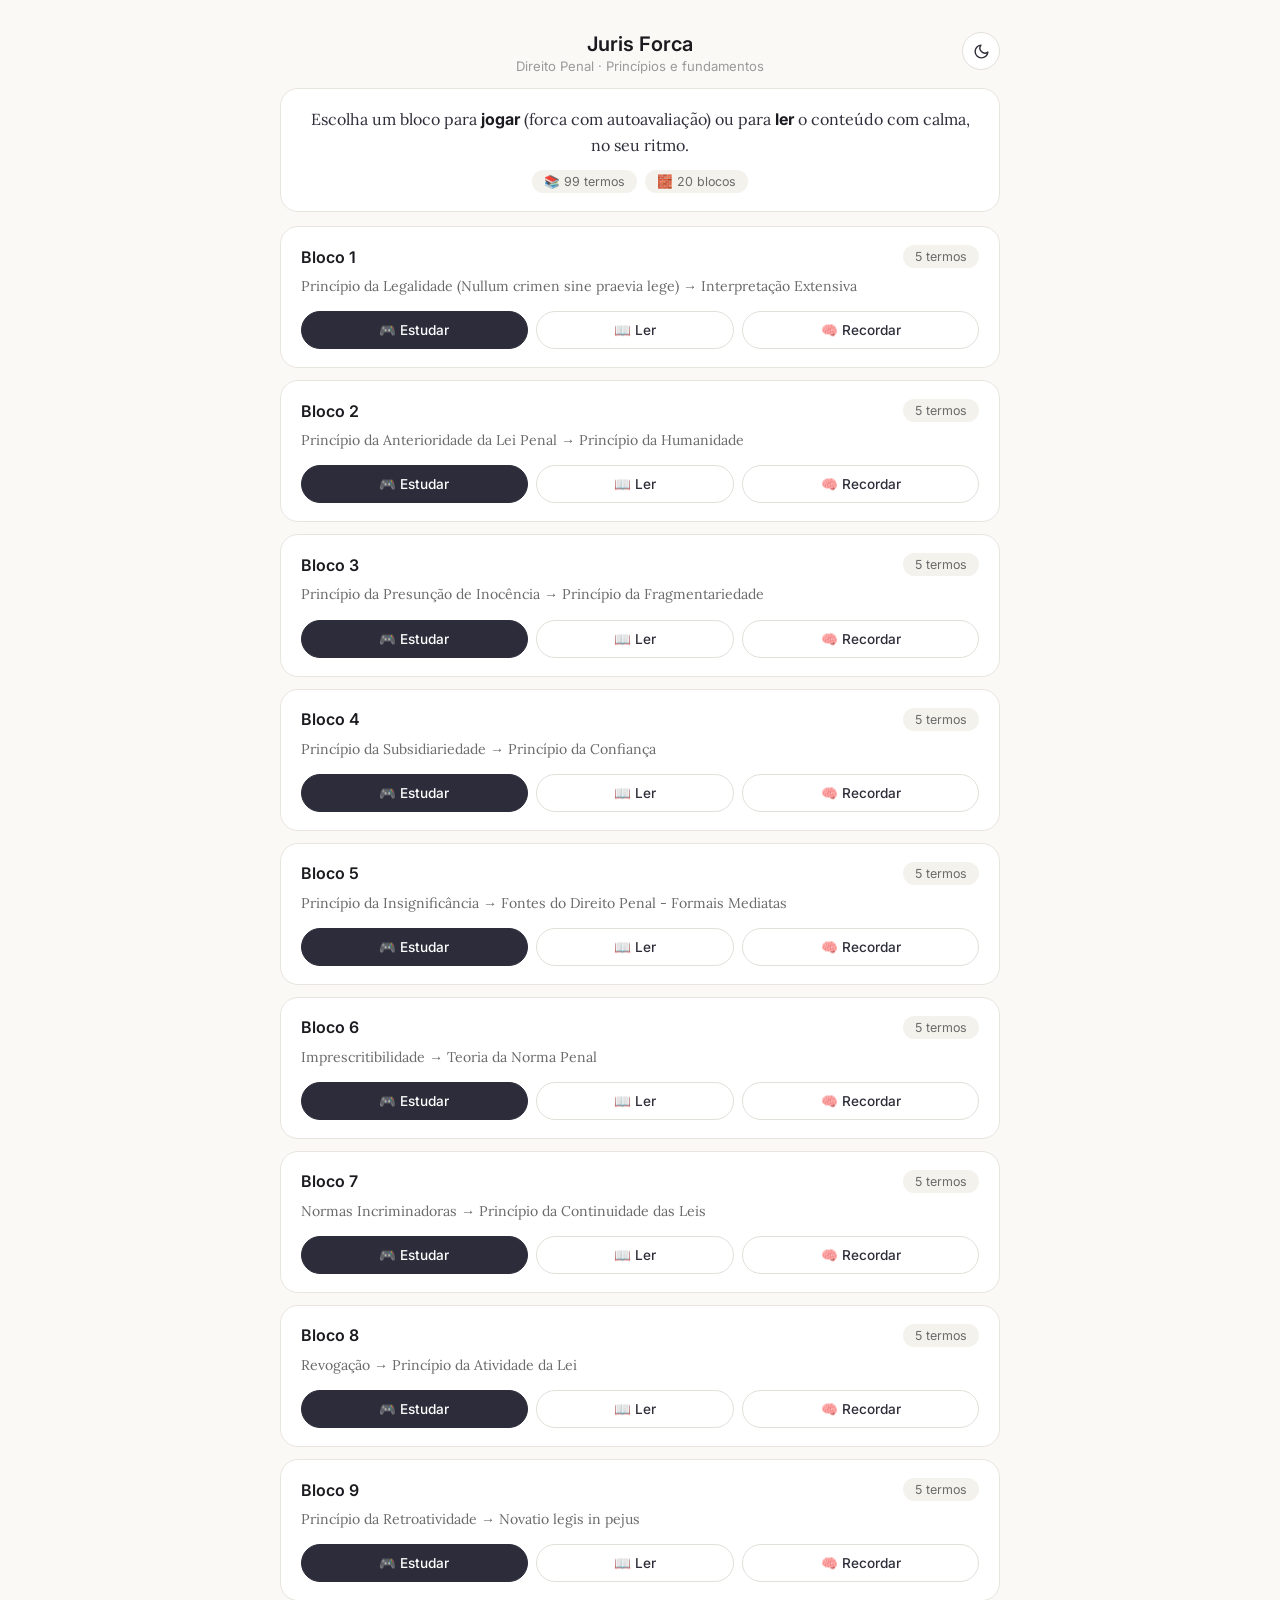
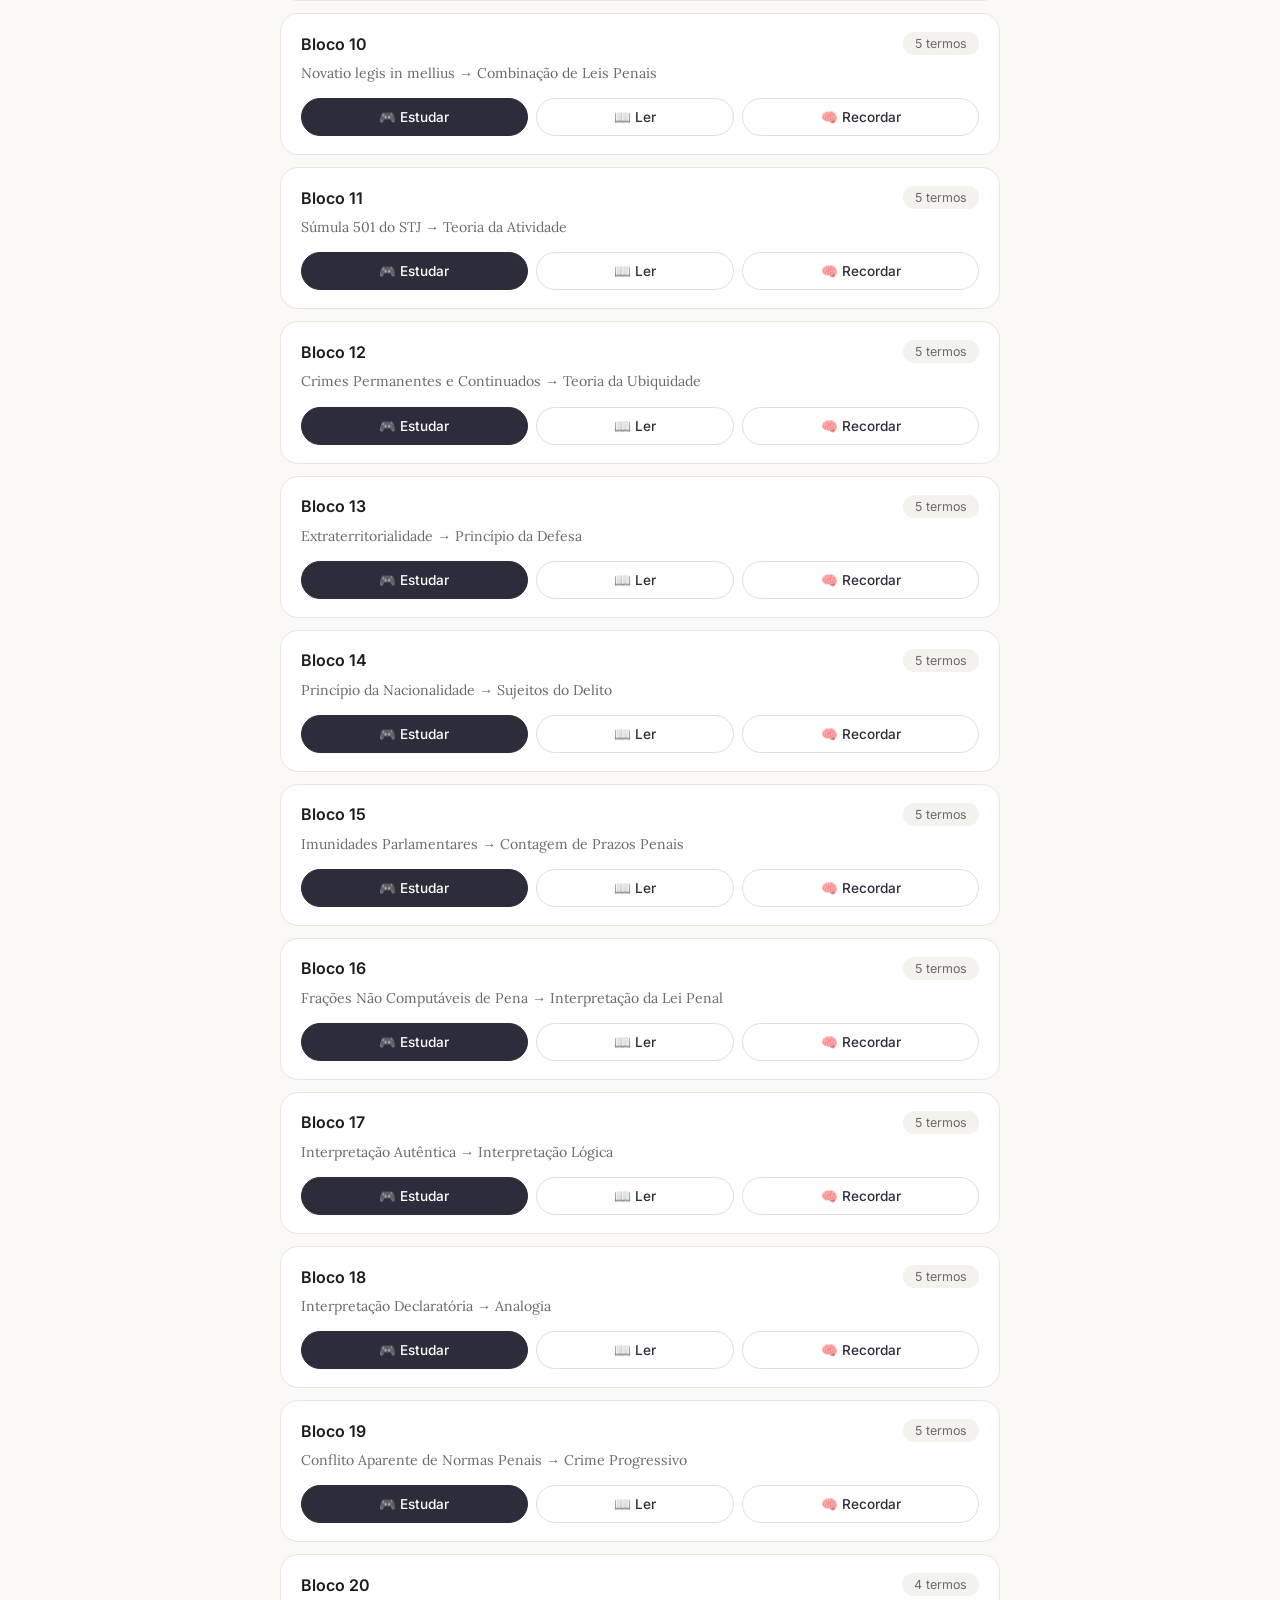
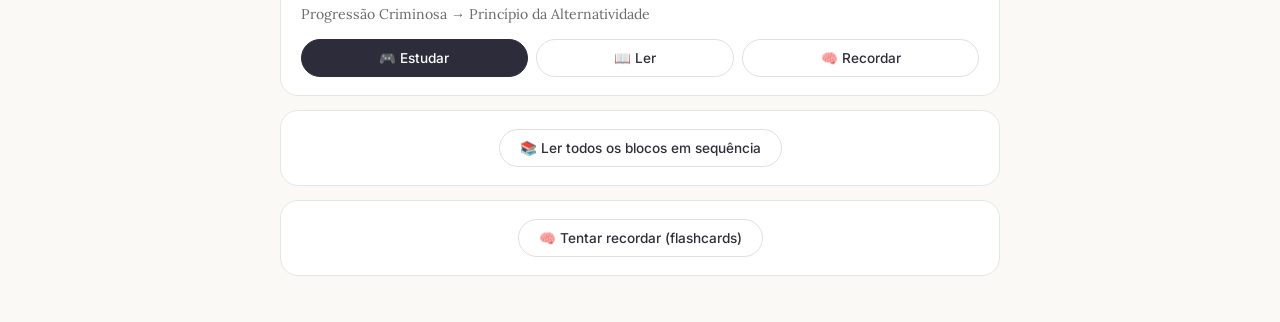
<file: index.html>
<!DOCTYPE html>
<html lang="pt-BR">
<head>
    <meta charset="UTF-8">
    <meta name="viewport" content="width=device-width, initial-scale=1.0, viewport-fit=cover">
    <meta name="color-scheme" content="light dark">
    <title>Juris Forca · Início</title>

    <link rel="preconnect" href="https://fonts.googleapis.com">
    <link rel="preconnect" href="https://fonts.gstatic.com" crossorigin>
    <link href="https://fonts.googleapis.com/css2?family=Lora:ital,wght@0,400;0,500;0,600;1,400&family=Inter:wght@400;500;600;700&display=swap" rel="stylesheet">

    <link rel="stylesheet" href="./style.css">
    <script>
        // Aplica o tema salvo (ou preferência do sistema) antes da renderização,
        // evitando "flash" de tema errado ao carregar a página.
        (function() {
            try {
                const salvo = localStorage.getItem('forcaCarrossel_theme');
                const tema = salvo || (window.matchMedia && window.matchMedia('(prefers-color-scheme: dark)').matches ? 'dark' : 'light');
                document.documentElement.setAttribute('data-theme', tema);
            } catch (e) {}
        })();
    </script>
</head>
<body>
<div class="container" id="app">
    <header>
        <button class="theme-toggle-btn" id="themeToggleBtn" aria-label="Ativar modo escuro">
            <svg class="icon-sun" viewBox="0 0 24 24" fill="none" stroke="currentColor" stroke-width="2" stroke-linecap="round" stroke-linejoin="round"><circle cx="12" cy="12" r="4"></circle><line x1="12" y1="2" x2="12" y2="4"></line><line x1="12" y1="20" x2="12" y2="22"></line><line x1="4.93" y1="4.93" x2="6.34" y2="6.34"></line><line x1="17.66" y1="17.66" x2="19.07" y2="19.07"></line><line x1="2" y1="12" x2="4" y2="12"></line><line x1="20" y1="12" x2="22" y2="12"></line><line x1="4.93" y1="19.07" x2="6.34" y2="17.66"></line><line x1="17.66" y1="6.34" x2="19.07" y2="4.93"></line></svg>
            <svg class="icon-moon" viewBox="0 0 24 24" fill="none" stroke="currentColor" stroke-width="2" stroke-linecap="round" stroke-linejoin="round"><path d="M21 12.79A9 9 0 1 1 11.21 3 7 7 0 0 0 21 12.79z"></path></svg>
        </button>
        <h1>Juris Forca</h1>
        <div class="subhead">Direito Penal · Princípios e fundamentos</div>
    </header>

    <div class="box intro-box">
        <p class="intro-text">
            Escolha um bloco para <strong>jogar</strong> (forca com autoavaliação) ou para
            <strong>ler</strong> o conteúdo com calma, no seu ritmo.
        </p>
        <div class="intro-stats">
            <span class="pill" id="totalTermosPill">— termos</span>
            <span class="pill" id="totalBlocosPill">— blocos</span>
        </div>
    </div>

    <div id="blockList" class="block-list"></div>

    <div class="box read-all-box">
        <a class="btn btn-outline btn-block" href="leitura.html">📚 Ler todos os blocos em sequência</a>
    </div>

    <div class="box read-all-box">
        <a class="btn btn-outline btn-block" href="recordar.html">🧠 Tentar recordar (flashcards)</a>
    </div>
</div>

<script src="./dados.js"></script>
<script src="./shared.js"></script>
<script src="./inicio.js"></script>

</body>
</html>
</file>
<file: style.css>
:root {
    --font-ui: 'Inter', system-ui, 'Segoe UI', Roboto, sans-serif;
    --font-reading: 'Lora', Georgia, 'Times New Roman', serif;

    /* ---- Tema claro ---- */
    --bg: #faf9f6;
    --surface: #ffffff;
    --surface-soft: #fbf9f4;
    --surface-alt: #f4f2ec;
    --border: #e8e5de;
    --border-soft: #e2e0da;
    --text-primary: #1a1a1f;
    --text-secondary: #2e2e3a;
    --text-muted: #6a6a6a;
    --text-faint: #9a9a9a;
    --accent: #2c2c3a;
    --accent-text: #ffffff;
    --blue: #2f5fa3;
    --blue-soft: #c6d6ec;
    --green: #2b7a4b;
    --red: #b34a4a;
    --orange: #b3541e;
    --amber: #b68b5c;
    --shadow: rgba(30, 25, 10, 0.04);
    --shadow-strong: rgba(30, 25, 10, 0.08);
    color-scheme: light;
}

html[data-theme="dark"] {
    --bg: #15151a;
    --surface: #1c1c23;
    --surface-soft: #20202a;
    --surface-alt: #262631;
    --border: #33333f;
    --border-soft: #3a3a47;
    --text-primary: #f1f0ec;
    --text-secondary: #d7d5cf;
    --text-muted: #a3a1ab;
    --text-faint: #7a7883;
    --accent: #eeece5;
    --accent-text: #1a1a1f;
    --blue: #7aa8ec;
    --blue-soft: #3c4d6b;
    --green: #58c58a;
    --red: #e3807f;
    --orange: #e79a5c;
    --amber: #d6b184;
    --shadow: rgba(0, 0, 0, 0.25);
    --shadow-strong: rgba(0, 0, 0, 0.4);
    color-scheme: dark;
}

* {
    margin: 0;
    padding: 0;
    box-sizing: border-box;
    font-family: var(--font-ui);
}

html, body {
    overflow-x: hidden;
}

html {
    background: var(--bg);
}

body {
    background: var(--bg);
    min-height: 100vh;
    min-height: 100dvh;
    display: flex;
    justify-content: center;
    align-items: center;
    padding: clamp(10px, 3.5vw, 32px);
    padding-top: max(clamp(10px, 3.5vw, 32px), env(safe-area-inset-top));
    padding-bottom: max(clamp(10px, 3.5vw, 32px), env(safe-area-inset-bottom));
    transition: background 0.25s ease;
}

.container {
    max-width: 600px;
    width: 100%;
    margin: auto 0;
}

.container-wide {
    max-width: 720px;
}

@media (min-width: 700px) {
    .container-wide { max-width: 820px; }
}

@media (min-width: 700px) {
    .container { max-width: 720px; }
    h1 { font-size: 1.5rem; }
    .subhead { font-size: 0.95rem; }
    .description-text { font-size: 1.15rem; }
    .word-display { font-size: 1.7rem; }
    .letter-btn { width: 38px; height: 38px; font-size: 0.95rem; }
    .btn { font-size: 0.95rem; padding: 11px 24px; }
    .input-group input { font-size: 1rem; padding: 11px 18px; }
    .pill { font-size: 0.85rem; }
}

@media (max-width: 480px) {
    body { align-items: flex-start; }
}

header {
    position: relative;
    margin-bottom: 14px;
    text-align: center;
}

h1 {
    font-size: clamp(1.05rem, 4vw, 1.25rem);
    font-weight: 600;
    color: var(--text-primary);
    margin-bottom: 2px;
}

.subhead {
    color: var(--text-faint);
    font-size: clamp(0.72rem, 2.8vw, 0.82rem);
}

.theme-toggle-btn {
    position: absolute;
    top: 0;
    right: 0;
    display: inline-flex;
    align-items: center;
    justify-content: center;
    width: 38px;
    height: 38px;
    border-radius: 50%;
    border: 1px solid var(--border-soft);
    background: var(--surface);
    color: var(--text-secondary);
    cursor: pointer;
    transition: 0.15s;
    -webkit-tap-highlight-color: transparent;
}

.theme-toggle-btn:hover {
    border-color: var(--accent);
}

.theme-toggle-btn:active {
    transform: scale(0.94);
}

.theme-toggle-btn svg {
    width: 17px;
    height: 17px;
}

.theme-toggle-btn .icon-sun,
.theme-toggle-btn .icon-moon {
    display: none;
}

html[data-theme="light"] .theme-toggle-btn .icon-moon { display: block; }
html[data-theme="dark"] .theme-toggle-btn .icon-sun { display: block; }

.home-link-btn {
    position: absolute;
    top: 0;
    left: 0;
    display: inline-flex;
    align-items: center;
    justify-content: center;
    width: 38px;
    height: 38px;
    border-radius: 50%;
    border: 1px solid var(--border-soft);
    background: var(--surface);
    color: var(--text-secondary);
    cursor: pointer;
    text-decoration: none;
    transition: 0.15s;
    -webkit-tap-highlight-color: transparent;
}

.home-link-btn:hover {
    border-color: var(--accent);
    color: var(--text-primary);
}

.home-link-btn:active {
    transform: scale(0.94);
}

.home-link-btn svg {
    width: 17px;
    height: 17px;
}

.box {
    background: var(--surface);
    border: 1px solid var(--border);
    border-radius: 18px;
    padding: clamp(14px, 4vw, 18px) clamp(12px, 4vw, 20px);
    margin-bottom: 14px;
    transition: background 0.25s ease, border-color 0.25s ease;
}

.arrow-btn {
    display: inline-flex;
    align-items: center;
    justify-content: center;
    width: 40px;
    height: 40px;
    border-radius: 50%;
    border: 1px solid var(--border-soft);
    background: transparent;
    color: var(--text-faint);
    cursor: pointer;
    transition: 0.15s;
    flex-shrink: 0;
    -webkit-tap-highlight-color: transparent;
}

.arrow-btn svg {
    width: 15px;
    height: 15px;
}

.arrow-btn:hover:not(:disabled) {
    border-color: var(--accent);
    color: var(--text-primary);
}

.arrow-btn:disabled {
    opacity: 0.2;
    cursor: not-allowed;
}

.block-nav-row {
    display: flex;
    align-items: center;
    justify-content: space-between;
    gap: 8px;
}

.block-info-group {
    display: flex;
    align-items: center;
    justify-content: center;
    flex-wrap: wrap;
    gap: 8px clamp(8px, 3vw, 14px);
    flex: 1;
}

.row-divider {
    width: 1px;
    height: 20px;
    background: var(--border);
    margin: 0 2px;
}

.block-label {
    font-size: clamp(0.75rem, 3vw, 0.85rem);
    font-weight: 600;
    letter-spacing: 0.3px;
    color: var(--text-primary);
    min-width: 70px;
    text-align: center;
}

.pill {
    font-size: clamp(0.7rem, 2.8vw, 0.78rem);
    color: var(--text-muted);
    background: var(--surface-alt);
    padding: 4px 12px;
    border-radius: 20px;
    white-space: nowrap;
}

.pill-link {
    text-decoration: none;
    border: 1px solid transparent;
    cursor: pointer;
    transition: 0.15s;
}

.pill-link:hover {
    color: var(--text-primary);
    border-color: var(--border-soft);
    background: var(--surface);
}

#questionBox {
    position: relative;
    padding-top: clamp(52px, 12vw, 64px);
}

.hearts-display {
    position: absolute;
    top: clamp(10px, 3vw, 14px);
    left: clamp(12px, 4vw, 20px);
    display: flex;
    gap: 3px;
    font-size: 0.72rem;
    margin-bottom: 0;
}

.heart {
    transition: 0.3s;
    opacity: 0.85;
}

.heart.lost {
    opacity: 0.15;
}

:root {
    --q-font-scale: 1;
    --e-font-scale: 1;
}

.description-text {
    text-align: center;
    font-family: var(--font-reading);
    font-size: calc(clamp(0.92rem, 3.7vw, 1.06rem) * var(--q-font-scale));
    font-weight: 500;
    color: var(--text-secondary);
    line-height: 1.7;
    letter-spacing: 0.1px;
    margin: 0 auto clamp(24px, 6vw, 36px);
    max-width: none;
    transition: font-size 0.15s, background 0.25s, border-color 0.25s, color 0.25s;
    background: var(--surface-soft);
    border: 1px solid var(--border);
    border-radius: 14px;
    padding: clamp(14px, 4vw, 20px) clamp(16px, 4.6vw, 24px);
    box-shadow: 0 1px 2px var(--shadow);
}

.description-text:empty {
    display: none;
}

.font-toggle-btn {
    position: absolute;
    top: clamp(8px, 2.5vw, 12px);
    right: clamp(10px, 3vw, 16px);
    display: flex;
    flex-direction: column;
    align-items: center;
    justify-content: center;
    gap: 3px;
    width: 34px;
    height: 34px;
    border-radius: 10px;
    border: 1px solid var(--border-soft);
    background: var(--surface-soft);
    color: var(--text-secondary);
    font-weight: 600;
    font-size: 0.7rem;
    line-height: 1;
    cursor: pointer;
    transition: 0.15s;
    -webkit-tap-highlight-color: transparent;
}

.font-toggle-btn:hover {
    border-color: var(--accent);
}

.font-toggle-btn:active {
    transform: scale(0.95);
}

.font-toggle-dots {
    display: flex;
    gap: 2px;
}

.font-toggle-dots span {
    width: 4px;
    height: 4px;
    border-radius: 50%;
    background: var(--border-soft);
    transition: 0.15s;
}

.font-toggle-dots span.active {
    background: var(--accent);
}

.word-display {
    display: flex;
    flex-wrap: wrap;
    justify-content: center;
    align-items: center;
    gap: clamp(6px, 3vw, 12px) clamp(10px, 4vw, 20px);
    font-size: clamp(0.9rem, 4.5vw, 1.25rem);
    font-weight: 500;
    padding: 0 0 clamp(26px, 7vw, 36px);
    font-family: 'Courier New', monospace;
    color: var(--text-primary);
}

.word-group {
    display: inline-flex;
    align-items: center;
    gap: 2px;
    max-width: 100%;
    transition: font-size 0.15s ease, color 0.15s ease;
}

.word-group.revealed {
    color: var(--green);
    font-weight: 600;
}

.word-group.hidden {
    color: var(--blue);
}

.word-group.wrap-line {
    flex-wrap: wrap;
    row-gap: 4px;
    justify-content: center;
    color: var(--orange) !important;
}

.word-display .letter-slot {
    display: inline-block;
    min-width: 22px;
    text-align: center;
    border-bottom: 2px solid var(--blue-soft);
    margin: 0 1px;
    transition: 0.2s;
    padding: 0 2px;
}

.word-group.hidden .letter-slot {
    min-width: 16px;
}

.word-display .letter-slot.filled {
    border-bottom-color: var(--blue);
    color: var(--blue);
}

.word-group.wrap-line .letter-slot.filled {
    border-bottom-color: var(--orange);
    color: var(--orange);
}

.word-display .space-slot {
    display: inline-block;
    min-width: 16px;
}

.letter-grid {
    display: flex;
    flex-wrap: wrap;
    justify-content: center;
    gap: clamp(5px, 1.6vw, 6px);
    margin-bottom: 20px;
}

.letter-btn {
    width: clamp(28px, 8vw, 32px);
    height: clamp(28px, 8vw, 32px);
    border-radius: 8px;
    border: 1px solid var(--border-soft);
    background: transparent;
    font-weight: 500;
    font-size: clamp(0.72rem, 3vw, 0.82rem);
    color: var(--text-secondary);
    cursor: pointer;
    transition: 0.12s;
    -webkit-tap-highlight-color: transparent;
}

.letter-btn:hover:not(:disabled) {
    border-color: var(--accent);
}

.letter-btn:disabled {
    opacity: 0.2;
    cursor: not-allowed;
}

.letter-btn.correct {
    background: color-mix(in srgb, var(--green) 14%, transparent);
    border-color: var(--green);
    color: var(--green);
}

.letter-btn.wrong {
    background: color-mix(in srgb, var(--red) 14%, transparent);
    border-color: var(--red);
    color: var(--red);
}

.input-group {
    display: flex;
    gap: 8px;
    flex-wrap: wrap;
    justify-content: center;
    margin-bottom: 18px;
}

.input-group input {
    flex: 1 1 180px;
    min-width: 0;
    max-width: 300px;
    padding: 10px 16px;
    border: 1px solid var(--border-soft);
    border-radius: 30px;
    font-size: clamp(0.82rem, 3.2vw, 0.88rem);
    background: transparent;
    outline: none;
    transition: 0.2s;
    color: var(--text-primary);
    text-transform: uppercase;
}

.input-group input:focus {
    border-color: var(--accent);
}

.input-group input:disabled {
    opacity: 0.4;
}

.btn {
    padding: 10px 20px;
    border-radius: 30px;
    font-weight: 500;
    font-size: clamp(0.8rem, 3.2vw, 0.85rem);
    cursor: pointer;
    transition: 0.15s;
    border: 1px solid var(--accent);
    background: var(--accent);
    color: var(--accent-text);
    white-space: nowrap;
    -webkit-tap-highlight-color: transparent;
}

.btn:hover:not(:disabled) {
    opacity: 0.85;
}

.btn:disabled {
    opacity: 0.25;
    cursor: not-allowed;
}

.btn-success {
    background: var(--green);
    border-color: var(--green);
    color: #ffffff;
}

.btn-warning {
    background: var(--amber);
    border-color: var(--amber);
    color: #ffffff;
}

.btn-danger {
    background: var(--red);
    border-color: var(--red);
    color: #ffffff;
}

.btn-outline {
    background: transparent;
    border-color: var(--border-soft);
    color: var(--text-secondary);
}

.btn-outline:hover:not(:disabled) {
    border-color: var(--accent);
    color: var(--text-primary);
    opacity: 1;
}

.btn-sm {
    padding: 6px 14px;
    font-size: 0.75rem;
}

.btn-block {
    display: block;
    text-align: center;
}

a.btn {
    display: inline-block;
    text-decoration: none;
}

.term-nav {
    display: flex;
    justify-content: center;
    gap: 32px;
}

#resultPanel {
    min-height: 0;
}

#resultPanel.has-content {
    background: var(--surface);
    border: 1px solid var(--border);
    border-radius: 18px;
    padding: clamp(12px, 3.5vw, 16px) clamp(8px, 3vw, 12px);
    margin-bottom: 14px;
    text-align: center;
    transition: background 0.25s ease, border-color 0.25s ease;
}

.result-status-row {
    display: flex;
    align-items: center;
    justify-content: center;
    gap: 8px;
    margin-bottom: 10px;
}

.result-status-text {
    flex: 1;
    text-align: center;
}

.font-toggle-btn.expl-toggle {
    position: static;
    flex-shrink: 0;
}

.correct {
    font-weight: 600;
    color: var(--green);
    font-size: 1rem;
}

.wrong {
    font-weight: 600;
    color: var(--red);
    font-size: 1rem;
}

.term-display {
    font-weight: 600;
    font-size: 0.95rem;
    color: var(--text-primary);
    text-transform: uppercase;
}

.explanation {
    margin: 20px auto 0;
    padding-top: 18px;
    border-top: 1px dashed var(--border-soft);
    max-width: 560px;
    font-family: var(--font-reading);
    color: var(--text-secondary);
    line-height: 1.7;
    letter-spacing: 0.1px;
    font-size: calc(clamp(0.9rem, 3.5vw, 0.98rem) * var(--e-font-scale));
    transition: font-size 0.15s, color 0.25s;
}

.explanation p {
    margin: 0 0 8px;
    text-align: center;
}

.explanation p:last-child {
    margin-bottom: 0;
}

.explanation ul,
.explanation ol {
    text-align: left;
    margin: 8px 0;
    padding-left: 20px;
}

.explanation li {
    margin-bottom: 4px;
}

.explanation li > p {
    text-align: left;
    margin: 0;
}

.explanation strong {
    color: var(--text-primary);
    font-weight: 600;
}

.explanation h1,
.explanation h2,
.explanation h3,
.explanation h4,
.explanation h5,
.explanation h6 {
    font-family: var(--font-ui);
    text-align: left;
    font-weight: 600;
    color: var(--text-primary);
    line-height: 1.3;
    margin: 12px 0 6px;
}

.explanation h1:first-child,
.explanation h2:first-child,
.explanation h3:first-child,
.explanation h4:first-child,
.explanation h5:first-child,
.explanation h6:first-child {
    margin-top: 0;
}

.explanation h1 { font-size: 1.1em; }
.explanation h2 { font-size: 1.05em; }
.explanation h3 { font-size: 1em; }
.explanation h4,
.explanation h5,
.explanation h6 { font-size: 0.95em; }

.explanation hr {
    border: none;
    border-top: 1px solid var(--border-soft);
    margin: 14px 0;
}

.explanation blockquote {
    text-align: left;
    margin: 8px 0;
    padding: 4px 12px;
    border-left: 3px solid var(--border-soft);
    color: var(--text-muted);
    font-style: italic;
}

.explanation a {
    color: var(--blue);
    text-decoration: underline;
}

.explanation code {
    font-family: 'Courier New', monospace;
    background: var(--surface-alt);
    padding: 1px 5px;
    border-radius: 4px;
    font-size: 0.9em;
}

.explanation pre {
    text-align: left;
    background: var(--surface-alt);
    padding: 10px 12px;
    border-radius: 8px;
    overflow-x: auto;
    margin: 8px 0;
}

.explanation pre code {
    background: none;
    padding: 0;
}

/* ============================================================
   ESTILOS PARA TABELAS NO MARKDOWN (DENTRO DO .explanation)
   ============================================================ */
.explanation table {
    width: 100%;
    border-collapse: collapse;
    margin: 16px 0;
    font-size: 0.92em;
    text-align: left;
    display: table;
    overflow-x: auto;
}

.explanation table thead {
    background: var(--surface-alt);
}

.explanation table th {
    padding: 10px 14px;
    border: 2px solid var(--border);
    font-weight: 600;
    color: var(--text-primary);
    background: var(--surface-alt);
    text-align: left;
}

.explanation table td {
    padding: 10px 14px;
    border: 1px solid var(--border-soft);
    color: var(--text-secondary);
    vertical-align: top;
}

.explanation table tbody tr:nth-child(even) {
    background: var(--surface-soft);
}

.explanation table tbody tr:hover {
    background: var(--surface-alt);
}

.explanation table td ul,
.explanation table td ol {
    margin: 4px 0;
    padding-left: 18px;
}

.explanation table td li {
    margin-bottom: 2px;
}

.explanation table td p {
    margin: 4px 0;
}

/* ============================================================
   FIM DOS ESTILOS DE TABELA
   ============================================================ */

.self-eval-wrap {
    margin: 18px 0 24px;
    padding-top: 16px;
    border-top: 1px dashed var(--border-soft);
    animation: flashcardFadeIn 0.25s ease;
}

.self-eval-wrap .self-eval {
    margin-top: 0;
}

.self-eval-wrap[hidden] {
    display: none;
}

.self-eval {
    display: flex;
    gap: 10px;
    flex-wrap: wrap;
    justify-content: center;
    margin: 14px 0 0;
}

.self-eval .btn {
    font-size: 0.78rem;
    font-weight: 600;
    padding: 9px 17px;
    border-radius: 30px;
    background: transparent;
    box-shadow: none;
    letter-spacing: 0.1px;
}

.self-eval .btn-success {
    color: var(--green);
    border-color: color-mix(in srgb, var(--green) 25%, transparent);
    background: color-mix(in srgb, var(--green) 8%, transparent);
}

.self-eval .btn-success:hover:not(:disabled) {
    background: var(--green);
    color: #fff;
    border-color: var(--green);
    opacity: 1;
}

.self-eval .btn-warning {
    color: var(--amber);
    border-color: color-mix(in srgb, var(--amber) 25%, transparent);
    background: color-mix(in srgb, var(--amber) 8%, transparent);
}

.self-eval .btn-warning:hover:not(:disabled) {
    background: var(--amber);
    color: #fff;
    border-color: var(--amber);
    opacity: 1;
}

.self-eval .btn-danger {
    color: var(--red);
    border-color: color-mix(in srgb, var(--red) 25%, transparent);
    background: color-mix(in srgb, var(--red) 8%, transparent);
}

.self-eval .btn-danger:hover:not(:disabled) {
    background: var(--red);
    color: #fff;
    border-color: var(--red);
    opacity: 1;
}

.block-complete {
    text-align: center;
    font-size: 1.05rem;
    font-weight: 600;
    color: var(--text-primary);
    margin-bottom: 6px;
}

.block-complete-sub {
    text-align: center;
    color: var(--text-muted);
    font-size: 0.88rem;
    line-height: 1.5;
}

.block-complete-actions {
    display: flex;
    justify-content: center;
    margin-top: 16px;
}

@media (max-width: 600px) {
    header { margin-bottom: 10px; }
    h1 { font-size: 1.15rem; }
    .box { margin-bottom: 10px; }
    .description-text { font-size: calc(1rem * var(--q-font-scale)); margin-bottom: 28px; }
    .word-display { font-size: 1.5rem; gap: 8px 14px; padding-bottom: 42px; }
    .word-display .letter-slot { min-width: 20px; }
    .letter-grid { gap: 7px; margin-bottom: 16px; }
    .letter-btn { width: 38px; height: 38px; font-size: 0.95rem; border-radius: 10px; }
    .input-group input { padding: 11px 16px; font-size: 0.95rem; }
    .btn { padding: 11px 22px; font-size: 0.92rem; }
    .arrow-btn { width: 42px; height: 42px; }
    .arrow-btn svg { width: 17px; height: 17px; }
    .pill { font-size: 0.75rem; padding: 5px 12px; }
    .explanation { font-size: calc(0.92rem * var(--e-font-scale)); }
    #resultPanel.has-content { padding: 10px 6px; }
    
    /* Tabelas responsivas */
    .explanation table {
        font-size: 0.85em;
        display: block;
        overflow-x: auto;
        -webkit-overflow-scrolling: touch;
    }
    
    .explanation table th,
    .explanation table td {
        padding: 6px 10px;
        min-width: 80px;
    }
}

@media (max-width: 380px) {
    body { padding: 8px; }
    .box { padding: 12px 10px; border-radius: 14px; }
    #questionBox { padding-top: 54px; }
    .font-toggle-btn { width: 30px; height: 30px; }
    .block-nav-row { gap: 8px; }
    .block-label { min-width: 55px; }
    .term-nav { gap: 24px; }
    .input-group { gap: 6px; }
    .input-group input { flex-basis: 130px; }
    .self-eval .btn { flex: 1 1 auto; }
    .letter-btn { width: 34px; height: 34px; font-size: 0.85rem; }
    .word-display { font-size: 1.3rem; }
}

@media (max-width: 340px) {
    .letter-grid { gap: 5px; }
    .letter-btn { width: 30px; height: 30px; }
}

/* ============================================================
   PÁGINA INICIAL — introdução e cartões de bloco
   ============================================================ */
.intro-box {
    text-align: center;
}

.intro-text {
    font-family: var(--font-reading);
    color: var(--text-secondary);
    line-height: 1.6;
    font-size: clamp(0.92rem, 3.4vw, 1rem);
}

.intro-text strong {
    color: var(--text-primary);
}

.intro-stats {
    display: flex;
    justify-content: center;
    gap: 8px;
    margin-top: 12px;
    flex-wrap: wrap;
}

.empty-state {
    text-align: center;
    color: var(--text-muted);
    padding: 20px 10px;
}

.block-list {
    display: flex;
    flex-direction: column;
    gap: 12px;
    margin-bottom: 14px;
}

.block-card {
    background: var(--surface);
    border: 1px solid var(--border);
    border-radius: 18px;
    padding: clamp(14px, 4vw, 18px) clamp(14px, 4vw, 20px);
    transition: background 0.25s ease, border-color 0.25s ease;
}

.block-card-header {
    display: flex;
    align-items: center;
    justify-content: space-between;
    gap: 8px;
    margin-bottom: 8px;
}

.block-card-number {
    font-weight: 600;
    font-size: 1rem;
    color: var(--text-primary);
}

.block-card-range {
    font-family: var(--font-reading);
    color: var(--text-muted);
    font-size: 0.88rem;
    line-height: 1.5;
    margin-bottom: 14px;
}

.block-card-actions {
    display: flex;
    gap: 8px;
    flex-wrap: wrap;
}

.block-card-actions .btn {
    flex: 1 1 auto;
    text-align: center;
}

.read-all-box {
    text-align: center;
}

/* ============================================================
   PÁGINA DE LEITURA — navegação por blocos e cartões de termo
   ============================================================ */
.block-jump-row {
    display: flex;
    align-items: center;
    gap: 10px;
    flex-wrap: wrap;
}

.block-jump-label {
    font-size: 0.78rem;
    color: var(--text-faint);
    white-space: nowrap;
}

.block-jump-links {
    display: flex;
    flex-wrap: wrap;
    gap: 6px;
    flex: 1;
}

.block-section {
    margin-bottom: 28px;
    scroll-margin-top: 16px;
}

.block-section-header {
    display: flex;
    align-items: center;
    gap: 10px;
    flex-wrap: wrap;
    margin-bottom: 14px;
    padding-bottom: 10px;
    border-bottom: 1px solid var(--border);
}

.block-section-header h2 {
    font-size: 1.05rem;
    font-weight: 600;
    color: var(--text-primary);
}

.block-section-header .btn {
    margin-left: 0;
}

.block-section-header .btn:first-of-type {
    margin-left: auto;
}

.term-card {
    background: var(--surface);
    border: 1px solid var(--border);
    border-radius: 16px;
    padding: clamp(16px, 4vw, 22px);
    margin-bottom: 14px;
    transition: background 0.25s ease, border-color 0.25s ease;
}

.term-card-title {
    font-size: clamp(1rem, 3.6vw, 1.1rem);
    font-weight: 600;
    color: var(--text-primary);
    margin-bottom: 8px;
    line-height: 1.35;
}

.term-card-desc {
    font-family: var(--font-reading);
    font-style: italic;
    color: var(--text-muted);
    line-height: 1.6;
    font-size: calc(0.92rem * var(--e-font-scale));
    margin-bottom: 12px;
    padding-bottom: 12px;
    border-bottom: 1px dashed var(--border-soft);
}

.term-card .explanation {
    margin: 0;
    max-width: none;
    padding-top: 0;
    border-top: none;
}

@media (max-width: 600px) {
    .block-section-header .btn,
    .block-section-header .btn:first-of-type { margin-left: 0; }
    .block-card-actions .btn { flex: 1 1 120px; }
}

/* ============================================================
   SELETOR DE BLOCOS — escolha de quais blocos exibir na leitura
   ============================================================ */
.block-select-header {
    display: flex;
    align-items: center;
    justify-content: space-between;
    gap: 10px;
    flex-wrap: wrap;
    margin-bottom: 12px;
}

.block-select-quick {
    display: flex;
    gap: 4px;
}

.text-link-btn {
    border: none;
    background: transparent;
    color: var(--blue);
    font-size: 0.78rem;
    font-weight: 500;
    cursor: pointer;
    padding: 4px 8px;
    border-radius: 8px;
    transition: 0.15s;
    -webkit-tap-highlight-color: transparent;
}

.text-link-btn:hover {
    background: var(--surface-alt);
}

.block-select-list {
    display: flex;
    flex-wrap: wrap;
    gap: 8px;
}

.block-select-item {
    display: inline-flex;
    align-items: center;
    gap: 6px;
    padding: 6px 14px 6px 10px;
    border-radius: 20px;
    border: 1px solid var(--border-soft);
    background: var(--surface-soft);
    color: var(--text-muted);
    font-size: 0.82rem;
    font-weight: 500;
    cursor: pointer;
    transition: 0.15s;
    -webkit-tap-highlight-color: transparent;
    user-select: none;
}

.block-select-item:hover {
    border-color: var(--accent);
}

.block-select-item input {
    accent-color: var(--accent);
    width: 15px;
    height: 15px;
    cursor: pointer;
    flex-shrink: 0;
}

.block-select-item.checked {
    background: var(--accent);
    border-color: var(--accent);
    color: var(--accent-text);
}

.scroll-top-btn {
    position: fixed;
    right: clamp(14px, 4vw, 26px);
    bottom: clamp(14px, 4vw, 26px);
    display: inline-flex;
    align-items: center;
    justify-content: center;
    width: 44px;
    height: 44px;
    border-radius: 50%;
    border: 1px solid var(--border-soft);
    background: var(--surface);
    color: var(--text-secondary);
    cursor: pointer;
    box-shadow: 0 2px 10px var(--shadow-strong);
    opacity: 0;
    transform: translateY(10px);
    pointer-events: none;
    transition: opacity 0.2s ease, transform 0.2s ease, border-color 0.15s;
    z-index: 50;
    -webkit-tap-highlight-color: transparent;
}

.scroll-top-btn.visible {
    opacity: 1;
    transform: translateY(0);
    pointer-events: auto;
}

.scroll-top-btn:hover {
    border-color: var(--accent);
    color: var(--text-primary);
}

.scroll-top-btn:active {
    transform: scale(0.94);
}

.scroll-top-btn svg {
    width: 19px;
    height: 19px;
}

/* ============================================================
   MODO RECORDAR — flashcards (termo → tenta lembrar → revela)
   ============================================================ */
.flashcard-box {
    position: relative;
    padding-top: clamp(52px, 12vw, 64px);
    text-align: center;
}

.flashcard-term {
    font-family: var(--font-reading);
    font-weight: 600;
    font-size: clamp(1.1rem, 4.2vw, 1.35rem);
    color: var(--text-primary);
    line-height: 1.5;
    letter-spacing: 0.1px;
    background: var(--surface-soft);
    border: 1px solid var(--border);
    border-radius: 14px;
    padding: clamp(20px, 6vw, 30px) clamp(16px, 4.6vw, 24px);
    box-shadow: 0 1px 2px var(--shadow);
    margin: 0 auto clamp(18px, 5vw, 26px);
}

.reveal-btn {
    display: block;
    width: 100%;
    max-width: 320px;
    margin: 0 auto clamp(22px, 6vw, 30px);
}

.flashcard-answer {
    margin-top: clamp(16px, 5vw, 24px);
    margin-bottom: clamp(22px, 6vw, 30px);
    text-align: left;
    animation: flashcardFadeIn 0.25s ease;
}

@keyframes flashcardFadeIn {
    from { opacity: 0; transform: translateY(6px); }
    to { opacity: 1; transform: translateY(0); }
}

.answer-desc {
    font-family: var(--font-reading);
    font-weight: 600;
    font-style: normal;
    text-align: center;
    color: var(--text-primary);
    line-height: 1.6;
    font-size: calc(1.1rem * var(--e-font-scale));
    background: var(--surface);
    border: 1px solid var(--blue-soft);
    border-left: 4px solid var(--blue);
    border-radius: 12px;
    padding: clamp(16px, 4.5vw, 20px) clamp(16px, 4.6vw, 22px);
    margin-bottom: 18px;
    box-shadow: 0 1px 3px var(--shadow);
}

.flashcard-explanation {
    text-align: left;
    margin-top: clamp(22px, 6vw, 30px);
    padding-top: clamp(16px, 5vw, 22px);
    border-top: 1px dashed var(--border-soft);
}

.flashcard-explanation:empty {
    display: none;
    margin: 0;
    padding: 0;
    border: none;
}

.flashcard-answer .self-eval {
    margin-top: 18px;
}

@media (max-width: 600px) {
    .flashcard-box { padding-top: 54px; }
}
</file>
